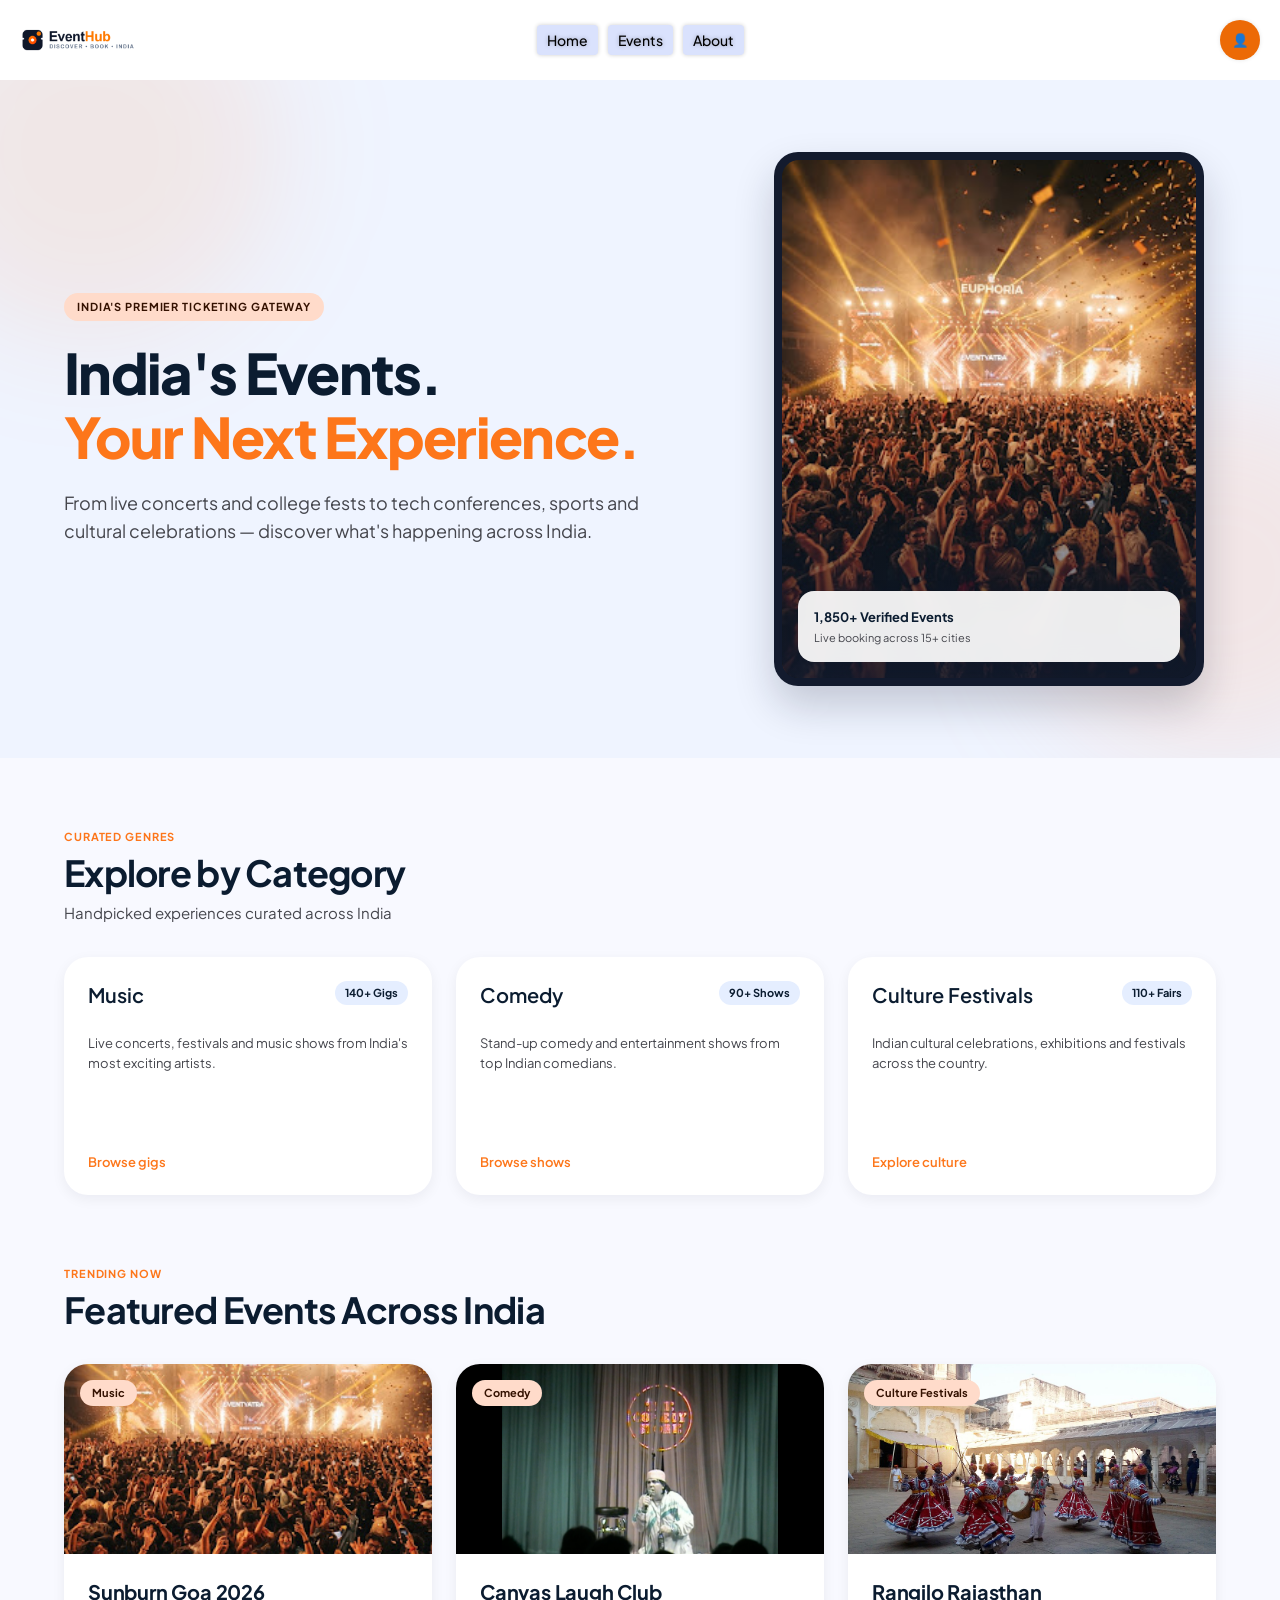
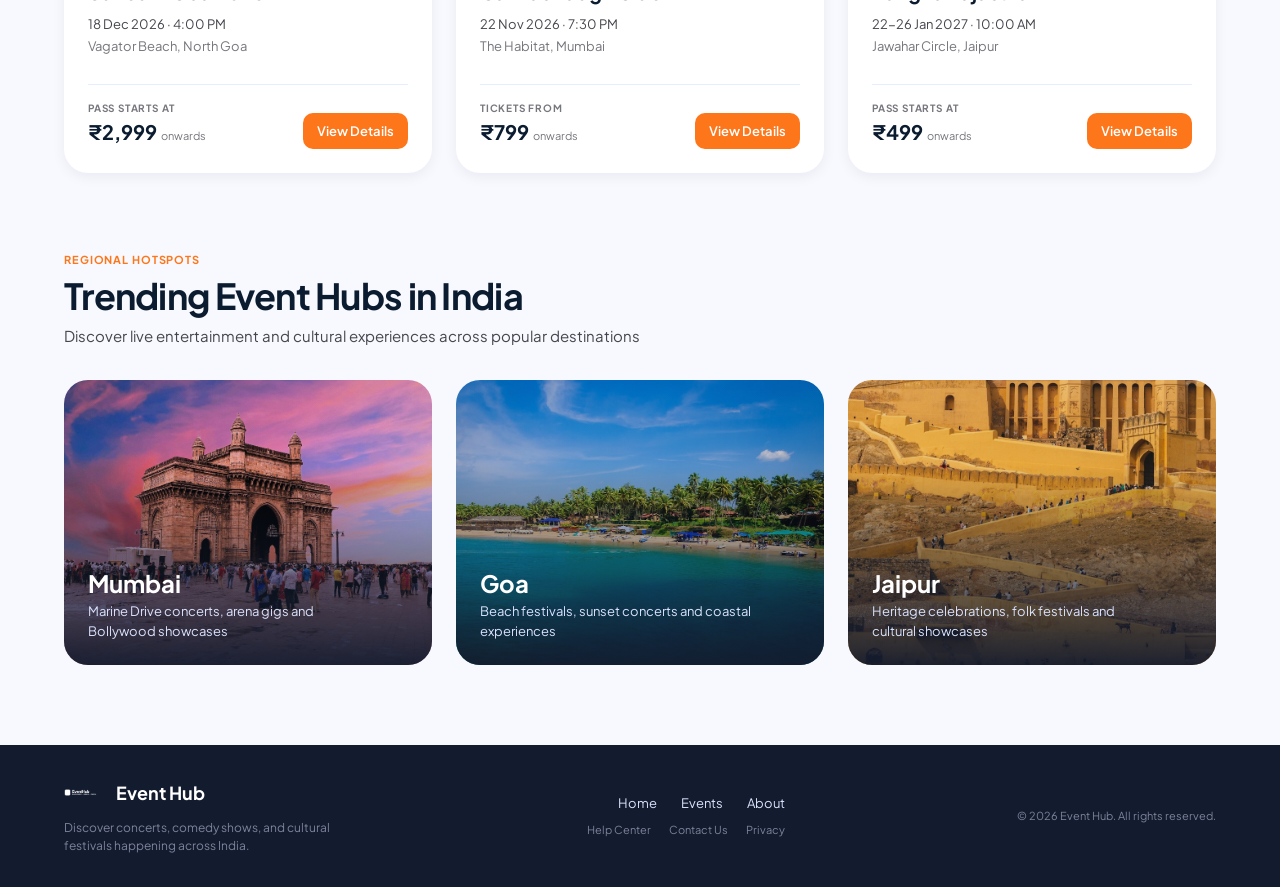
<file: frontend/home-page/index.html>
<!DOCTYPE html>
<html lang="en">    
<head>
        <meta charset="UTF-8">
        <meta name="viewport" content="width=device-width, initial-scale=1.0">
        <link rel="preconnect" href="https://fonts.googleapis.com">
        <link rel="preconnect" href="https://fonts.gstatic.com" crossorigin>
        <link href="https://fonts.googleapis.com/css2?family=Plus+Jakarta+Sans:wght@400;500;600;700;800&display=swap" rel="stylesheet">
        <link rel="stylesheet" href="style.css">
        <title>Event Hub - Home Page</title>
</head>
    <body>
        <header class="header">
            <img src="resources/logo.png" alt="Event Hub Logo" class="logo">
            <nav class="nav-bar">
                <ul class="nav-links">
                    <li><a href="#">Home</a></li>
                    <li><a href="#">Events</a></li>
                    <li><a href="#">About</a></li>
                </ul>
            </nav>
            <button id="profile-button" type="button" aria-label="Open profile">👤</button>
        </header>
        <main class="main-content">
            <section class="hero-section" aria-labelledby="hero-title">
                <div class="hero-glow hero-glow-left" aria-hidden="true"></div>
                <div class="hero-glow hero-glow-right" aria-hidden="true"></div>

                <div class="hero-content">
                    <div class="hero-eyebrow">
                        India's Premier Ticketing Gateway
                    </div>

                    <h1 id="hero-title">India's Events.<br>
                        <span>Your Next Experience.</span>
                    </h1>

                    <p id="hero-description">
                        From live concerts and college fests to tech conferences,
                        sports and cultural celebrations — discover what's happening
                        across India.
                    </p>
                </div>

                <div class="image-container">
                    <div class="hero-image-frame">
                        <img class="hero-image" src="resources/hero-section-concert.jpg" alt="Crowd enjoying a live concert">
                        <div class="image-gradient" aria-hidden="true"></div>
                        <div class="event-stat-card">
                            <div class="event-stat-copy">
                                <strong>1,850+ Verified Events</strong>
                                <span>Live booking across 15+ cities</span>
                            </div>
                        </div>
                    </div>
                </div>
            </section>

            <section class="categories-section" aria-labelledby="categories-title">
                <div class="categories-heading">
                    <div>
                        <p class="section-eyebrow">Curated Genres</p>
                        <h2 id="categories-title">Explore by Category</h2>
                        <p class="section-description">Handpicked experiences curated across India</p>
                    </div>
                </div>

                <div class="category-grid">
                    <a class="category-card" href="#">
                        <div class="category-card-top">
                            <h3>Music</h3>
                            <span>140+ Gigs</span>
                        </div>
                        <p>Live concerts, festivals and music shows from India's most exciting artists.</p>
                        <strong>Browse gigs</strong>
                    </a>

                    <a class="category-card" href="#">
                        <div class="category-card-top">
                            <h3>Comedy</h3>
                            <span>90+ Shows</span>
                        </div>
                        <p>Stand-up comedy and entertainment shows from top Indian comedians.</p>
                        <strong>Browse shows</strong>
                    </a>

                    <a class="category-card" href="#">
                        <div class="category-card-top">
                            <h3>Culture Festivals</h3>
                            <span>110+ Fairs</span>
                        </div>
                        <p>Indian cultural celebrations, exhibitions and festivals across the country.</p>
                        <strong>Explore culture</strong>
                    </a>
                </div>
            </section>

            <section class="featured-section" aria-labelledby="featured-title">
                <div class="featured-heading">
                    <div>
                        <p class="section-eyebrow">Trending Now</p>
                        <h2 id="featured-title">Featured Events Across India</h2>
                    </div>
                </div>

                <div class="featured-grid">
                    <article class="event-card">
                        <div class="event-image music-event-image">
                            <img src="resources/hero-section-concert.jpg" alt="Live music festival crowd">
                            <span class="event-category">Music</span>
                        </div>
                        <div class="event-card-content">
                            <div>
                                <h3>Sunburn Goa 2026</h3>
                                <p class="event-meta">18 Dec 2026 · 4:00 PM</p>
                                <p class="event-location">Vagator Beach, North Goa</p>
                            </div>
                            <div class="event-card-footer">
                                <div>
                                    <span class="event-price-label">Pass starts at</span>
                                    <strong>₹2,999 <small>onwards</small></strong>
                                </div>
                                <a href="#">View Details</a>
                            </div>
                        </div>
                    </article>

                    <article class="event-card">
                        <div class="event-image comedy-event-image">
                            <img src="resources/comedy-show.jpg" alt="Audience enjoying a comedy show">
                            <span class="event-category">Comedy</span>
                        </div>
                        <div class="event-card-content">
                            <div>
                                <h3>Canvas Laugh Club</h3>
                                <p class="event-meta">22 Nov 2026 · 7:30 PM</p>
                                <p class="event-location">The Habitat, Mumbai</p>
                            </div>
                            <div class="event-card-footer">
                                <div>
                                    <span class="event-price-label">Tickets from</span>
                                    <strong>₹799 <small>onwards</small></strong>
                                </div>
                                <a href="#">View Details</a>
                            </div>
                        </div>
                    </article>

                    <article class="event-card">
                        <div class="event-image culture-event-image">
                            <img src="resources/culture-festival.jpg" alt="Cultural festival celebration">
                            <span class="event-category">Culture Festivals</span>
                        </div>
                        <div class="event-card-content">
                            <div>
                                <h3>Rangilo Rajasthan</h3>
                                <p class="event-meta">22-26 Jan 2027 · 10:00 AM</p>
                                <p class="event-location">Jawahar Circle, Jaipur</p>
                            </div>
                            <div class="event-card-footer">
                                <div>
                                    <span class="event-price-label">Pass starts at</span>
                                    <strong>₹499 <small>onwards</small></strong>
                                </div>
                                <a href="#">View Details</a>
                            </div>
                        </div>
                    </article>
                </div>
            </section>

            <section class="cities-section" aria-labelledby="cities-title">
                <div class="cities-heading">
                    <p class="section-eyebrow">Regional Hotspots</p>
                    <h2 id="cities-title">Trending Event Hubs in India</h2>
                    <p class="section-description">Discover live entertainment and cultural experiences across popular destinations</p>
                </div>

                <div class="city-grid">
                    <a class="city-card city-mumbai" href="#">
                        <img src="resources/mumbai-city.jpg" alt="Live events and entertainment in Mumbai">
                        <div class="city-overlay"></div>
                        <div class="city-card-content">
                            <h3>Mumbai</h3>
                            <p>Marine Drive concerts, arena gigs and Bollywood showcases</p>
                        </div>
                    </a>

                    <a class="city-card city-goa" href="#">
                        <img src="resources/goa-beach.jpg" alt="Live events and music festivals in Goa">
                        <div class="city-overlay"></div>
                        <div class="city-card-content">
                            <h3>Goa</h3>
                            <p>Beach festivals, sunset concerts and coastal experiences</p>
                        </div>
                    </a>

                    <a class="city-card city-jaipur" href="#">
                        <img src="resources/jaipur-heritage.jpg" alt="Cultural events and festivals in Jaipur">
                        <div class="city-overlay"></div>
                        <div class="city-card-content">
                            <h3>Jaipur</h3>
                            <p>Heritage celebrations, folk festivals and cultural showcases</p>
                        </div>
                    </a>
                </div>
            </section>
        </main>

        <footer class="site-footer">
            <div class="footer-intro">
                <div class="footer-brand">
                    <img src="resources/logo.png" alt="Event Hub Logo">
                    <span>Event Hub</span>
                </div>
                <p>Discover concerts, comedy shows, and cultural festivals happening across India.</p>
            </div>
            <div class="footer-links">
                <nav class="footer-nav" aria-label="Footer navigation">
                    <a href="#">Home</a>
                    <a href="#">Events</a>
                    <a href="#">About</a>
                </nav>
                <nav class="footer-utility-links" aria-label="Support links">
                    <a href="#">Help Center</a>
                    <a href="#">Contact Us</a>
                    <a href="#">Privacy</a>
                </nav>
            </div>
            <p class="footer-copyright">© 2026 Event Hub. All rights reserved.</p>
        </footer>

    </body>
</html>
</file>
<file: frontend/home-page/style.css>
* {
    box-sizing: border-box;
}

body {
    margin: 0;
    overflow-x: hidden;
    background-color: #f8f9ff;
    color: #0b1c30;
    font-family: 'Plus Jakarta Sans', sans-serif;
}

.header {
    width: 100%;
    min-height: 80px;

    display: grid;
    grid-template-columns: minmax(80px, 1fr) auto minmax(40px, 1fr);
    align-items: center;

    padding: 10px 20px;

    background-color: #ffffff;
    box-shadow: 0 2px 4px rgba(0, 0, 0, 0.1);
}

/* LOGO */
.logo {
    grid-column: 1;
    object-fit: contain;
    width: min(150px, 100%);
    max-height: 70px;
    display: flex;
    align-items: center;
    justify-content: flex-start;

    font-size: 24px;
    font-weight: bold;
    color: #333;
}

/* NAVIGATION */
.nav-bar {
    grid-column: 2;

    display: flex;
    justify-content: center;
    align-items: center;
}

.nav-links {
    display: flex;
    align-items: center;
    justify-content: center;
    list-style: none;
    gap: 10px;

    margin: 0;
    padding: 0;
}

.nav-links li {
    margin: 0;
}

.nav-links li a {
    display: flex;
    align-items: center;
    justify-content: center;

    padding: 10px 10px;
    height: 30px;
    background-color: #dae2fd;
    color: #020202;
    text-decoration: none;
    font-size: 14px;
    font-weight: 500;
    text-shadow: 0 0px 4px rgba(0, 0, 0, 0.3);
    box-shadow: 0 0px 4px rgba(0, 0, 0, 0.2);

    border-radius: 4px;
}

.nav-links li a:hover {
    background-color: #c5d0f0;
    color: #0b1c30;
}

/* PROFILE */
#profile-button {
    grid-column: 3;

    justify-self: end;
    object-fit: contain;
    width: 40px;
    height: 40px;

    display: flex;
    align-items: center;
    justify-content: center;

    padding: 0;
    box-shadow: 0 0px 4px rgba(0, 0, 0, 0.1);
    background-color: #ec6a06;
    color: white;

    border: none;
    border-radius: 50%;

    cursor: pointer;
}


.hero-section {
    position: relative;
    overflow: hidden;
    width: 100%;
    min-height: 650px;

    display: grid;
    grid-template-columns: minmax(0, 7fr) minmax(320px, 5fr);

    align-items: center;
    gap: clamp(32px, 5vw, 80px);

    padding: 72px max(5%, calc((100vw - 1280px) / 2));

    background-color: #eff4ff;
}

.hero-content {
    position: relative;
    z-index: 1;
    display: flex;
    flex-direction: column;
    align-items: flex-start;
    justify-content: center;

    max-width: 680px;
}

.hero-eyebrow {
    display: inline-flex;
    align-items: center;
    gap: 8px;
    margin-bottom: 20px;
    padding: 7px 13px;

    border-radius: 999px;
    background-color: #ffdbca;
    color: #341100;

    font-size: 11px;
    font-weight: 700;
    letter-spacing: 0.08em;
    line-height: 14px;
    text-transform: uppercase;
}

#hero-title {
    margin: 0 0 20px;

    font-size: clamp(36px, 5vw, 56px);
    line-height: 1.14;
    letter-spacing: -0.03em;

    font-weight: 800;
    color: #0b1c30;

    text-shadow: none;
}

#hero-title span {
    color: #fd761a;
}

#hero-description {
    max-width: 600px;

    margin: 0;

    font-size: clamp(15px, 1.6vw, 18px);
    line-height: 1.55;

    color: #45464d;
}


/* IMAGE + OVERLAY */

.image-container {
    position: relative;
    z-index: 1;
    width: 100%;
    justify-self: center;
}

.hero-image-frame {
    position: relative;
    width: min(100%, 430px);
    margin: 0 auto;
    padding: 8px;
    overflow: hidden;
    background-color: #131b2e;
    border-radius: 24px;
    box-shadow: 0 20px 40px rgba(19, 27, 46, 0.2);
}

.hero-image {
    display: block;
    width: 100%;
    aspect-ratio: 4 / 5;
    height: auto;
    object-fit: cover;
    border-radius: 17px;
}

.image-gradient {
    position: absolute;
    inset: 8px;
    border-radius: 17px;
    background: linear-gradient(to top, rgba(19, 27, 46, 0.86), transparent 55%);
    pointer-events: none;
}

.event-stat-card {
    position: absolute;
    right: 24px;
    bottom: 24px;
    left: 24px;

    display: flex;
    align-items: center;
    gap: 12px;
    padding: 16px;

    border-radius: 16px;
    background-color: rgba(255, 255, 255, 0.92);
    box-shadow: 0 8px 20px rgba(15, 23, 42, 0.16);
    backdrop-filter: blur(10px);
}

.event-stat-copy {
    display: flex;
    min-width: 0;
    flex-direction: column;
    gap: 3px;
}

.event-stat-copy strong {
    color: #0b1c30;
    font-size: 13px;
    line-height: 20px;
}

.event-stat-copy span {
    color: #45464d;
    font-size: 11px;
    line-height: 16px;
}

.hero-glow {
    position: absolute;
    width: 380px;
    height: 380px;
    border-radius: 50%;
    filter: blur(60px);
    pointer-events: none;
}

.hero-glow-left {
    top: -120px;
    left: -100px;
    background-color: rgba(253, 118, 26, 0.1);
}

.hero-glow-right {
    top: 45%;
    right: -130px;
    background-color: rgba(255, 182, 144, 0.22);
}

.categories-section {
    width: 100%;
    padding: 72px max(5%, calc((100vw - 1280px) / 2));
    background-color: #f8f9ff;
}

.categories-heading {
    margin-bottom: 32px;
}

.section-eyebrow {
    margin: 0 0 6px;
    color: #fd761a;
    font-size: 11px;
    font-weight: 700;
    letter-spacing: 0.08em;
    line-height: 14px;
    text-transform: uppercase;
}

.categories-heading h2 {
    margin: 0;
    color: #0b1c30;
    font-size: clamp(28px, 3vw, 36px);
    font-weight: 700;
    letter-spacing: -0.02em;
    line-height: 1.25;
}

.section-description {
    margin: 6px 0 0;
    color: #45464d;
    font-size: 15px;
    line-height: 24px;
}

.category-grid {
    display: grid;
    grid-template-columns: repeat(3, minmax(0, 1fr));
    gap: 24px;
}

.category-card {
    display: flex;
    min-height: 238px;
    flex-direction: column;
    padding: 24px;
    border-radius: 24px;
    background-color: #ffffff;
    box-shadow: 0 4px 14px rgba(15, 23, 42, 0.06);
    color: inherit;
    text-decoration: none;
}

.category-card-top {
    display: flex;
    align-items: flex-start;
    justify-content: space-between;
    gap: 16px;
}

.category-card h3 {
    margin: 0;
    color: #0b1c30;
    font-size: 20px;
    font-weight: 600;
    line-height: 28px;
}

.category-card-top span {
    flex-shrink: 0;
    padding: 5px 10px;
    border-radius: 999px;
    background-color: #e5eeff;
    color: #0b1c30;
    font-size: 11px;
    font-weight: 700;
    line-height: 14px;
}

.category-card p {
    flex: 1;
    margin: 24px 0 20px;
    color: #45464d;
    font-size: 13px;
    line-height: 20px;
}

.category-card strong {
    color: #fd761a;
    font-size: 13px;
    font-weight: 600;
    line-height: 18px;
}

.category-card:hover h3,
.category-card:hover strong {
    color: #c34f00;
}

.category-card:hover .category-card-top span {
    background-color: #ffdbca;
}

.featured-section {
    width: 100%;
    padding: 0 max(5%, calc((100vw - 1280px) / 2)) 80px;
    background-color: #f8f9ff;
}

.featured-heading {
    margin-bottom: 32px;
}

.featured-heading h2 {
    margin: 0;
    color: #0b1c30;
    font-size: clamp(28px, 3vw, 36px);
    font-weight: 700;
    letter-spacing: -0.02em;
    line-height: 1.25;
}

.featured-grid {
    display: grid;
    grid-template-columns: repeat(3, minmax(0, 1fr));
    gap: 24px;
}

.event-card {
    display: flex;
    min-width: 0;
    flex-direction: column;
    overflow: hidden;
    border-radius: 24px;
    background-color: #ffffff;
    box-shadow: 0 4px 14px rgba(15, 23, 42, 0.06);
}

.event-image {
    position: relative;
    height: 190px;
    overflow: hidden;
    background-color: #131b2e;
}

.event-image img {
    width: 100%;
    height: 100%;
    object-fit: cover;
}

.event-category {
    position: absolute;
    top: 16px;
    left: 16px;
    padding: 6px 12px;
    border-radius: 999px;
    background-color: #ffdbca;
    color: #341100;
    font-size: 11px;
    font-weight: 700;
    line-height: 14px;
}

.event-card-content {
    display: flex;
    flex: 1;
    flex-direction: column;
    justify-content: space-between;
    padding: 24px;
}

.event-card h3 {
    margin: 0;
    color: #0b1c30;
    font-size: 20px;
    font-weight: 700;
    letter-spacing: -0.01em;
    line-height: 28px;
}

.event-meta,
.event-location {
    margin: 8px 0 0;
    color: #45464d;
    font-size: 13px;
    line-height: 20px;
}

.event-location {
    margin-top: 2px;
    color: #76777d;
}

.event-card-footer {
    display: flex;
    align-items: flex-end;
    justify-content: space-between;
    gap: 16px;
    margin-top: 28px;
    padding-top: 16px;
    border-top: 1px solid #e5eeff;
}

.event-price-label {
    display: block;
    margin-bottom: 4px;
    color: #76777d;
    font-size: 10px;
    font-weight: 700;
    letter-spacing: 0.08em;
    line-height: 14px;
    text-transform: uppercase;
}

.event-card-footer strong {
    color: #0b1c30;
    font-size: 20px;
    line-height: 26px;
}

.event-card-footer small {
    color: #76777d;
    font-size: 11px;
    font-weight: 400;
}

.event-card-footer a {
    padding: 10px 14px;
    border-radius: 10px;
    background-color: #fd761a;
    color: #ffffff;
    font-size: 13px;
    font-weight: 600;
    text-decoration: none;
}

.event-card-footer a:hover {
    background-color: #c34f00;
}

.cities-section {
    width: 100%;
    padding: 0 max(5%, calc((100vw - 1280px) / 2)) 80px;
    background-color: #f8f9ff;
}

.cities-heading {
    margin-bottom: 32px;
}

.cities-heading h2 {
    margin: 0;
    color: #0b1c30;
    font-size: clamp(28px, 3vw, 36px);
    font-weight: 700;
    letter-spacing: -0.02em;
    line-height: 1.25;
}

.cities-heading .section-description {
    max-width: 650px;
}

.city-grid {
    display: grid;
    grid-template-columns: repeat(3, minmax(0, 1fr));
    gap: 24px;
}

.city-card {
    position: relative;
    display: block;
    height: 285px;
    overflow: hidden;
    border-radius: 24px;
    background-color: #131b2e;
    color: #ffffff;
    text-decoration: none;
}

.city-card img {
    width: 100%;
    height: 100%;
    object-fit: cover;
}

.city-overlay {
    position: absolute;
    inset: 0;
    background: linear-gradient(to top, rgba(19, 27, 46, 0.95), rgba(19, 27, 46, 0.08) 70%);
}

.city-card-content {
    position: absolute;
    right: 24px;
    bottom: 24px;
    left: 24px;
}

.city-card-content h3 {
    margin: 0 0 2px;
    color: #ffffff;
    font-size: 24px;
    font-weight: 700;
    line-height: 32px;
}

.city-card-content p {
    max-width: 280px;
    margin: 0;
    color: #dae2fd;
    font-size: 13px;
    line-height: 20px;
}

.city-card:hover .city-card-content h3 {
    color: #ffb690;
}

.site-footer {
    display: flex;
    align-items: center;
    justify-content: space-between;
    gap: 24px;
    padding: 32px max(5%, calc((100vw - 1280px) / 2));
    background-color: #131b2e;
    color: #ffffff;
}

.footer-intro {
    max-width: 290px;
}

.footer-brand {
    display: flex;
    align-items: center;
    gap: 10px;
    flex-shrink: 0;
}

.footer-brand img {
    width: 42px;
    height: 32px;
    object-fit: contain;
    filter: brightness(0) invert(1);
}

.footer-brand span {
    font-size: 18px;
    font-weight: 700;
}

.footer-intro p {
    margin: 10px 0 0;
    color: #7c839b;
    font-size: 12px;
    line-height: 18px;
}

.footer-links {
    display: flex;
    flex-direction: column;
    align-items: flex-end;
    gap: 12px;
}

.footer-nav {
    display: flex;
    align-items: center;
    gap: 24px;
}

.footer-nav a {
    color: #dae2fd;
    font-size: 13px;
    text-decoration: none;
}

.footer-nav a:hover {
    color: #ffb690;
}

.footer-utility-links {
    display: flex;
    align-items: center;
    gap: 18px;
}

.footer-utility-links a {
    color: #7c839b;
    font-size: 11px;
    text-decoration: none;
}

.footer-utility-links a:hover {
    color: #ffb690;
}

.footer-copyright {
    margin: 0;
    color: #7c839b;
    font-size: 11px;
    line-height: 16px;
    text-align: right;
}

@media (max-width: 760px) {
    .categories-section {
        padding: 56px 24px;
    }

    .category-grid {
        grid-template-columns: 1fr;
    }

    .featured-section {
        padding: 0 24px 56px;
    }

    .featured-grid {
        grid-template-columns: 1fr;
    }

    .cities-section {
        padding: 0 24px 56px;
    }

    .city-grid {
        grid-template-columns: 1fr;
    }

    .site-footer {
        flex-direction: column;
        align-items: center;
        padding: 28px 24px;
    }

    .footer-intro {
        max-width: 320px;
        text-align: center;
    }

    .footer-links {
        align-items: center;
    }

    .footer-utility-links {
        flex-wrap: wrap;
        justify-content: center;
    }

    .footer-copyright {
        text-align: center;
    }

    .hero-section {
        grid-template-columns: 1fr;
        gap: 48px;
        padding: 56px 24px 80px;
    }

    #hero-title {
        font-size: clamp(36px, 10vw, 48px);
    }
}

@media (max-width: 420px) {
    .header {
        grid-template-columns: minmax(60px, 1fr) auto minmax(40px, 1fr);
        gap: 8px;
        padding: 10px 12px;
    }

    .nav-links {
        gap: 4px;
    }

    .nav-links li a {
        padding: 8px 6px;
        font-size: 12px;
    }
}
</file>
